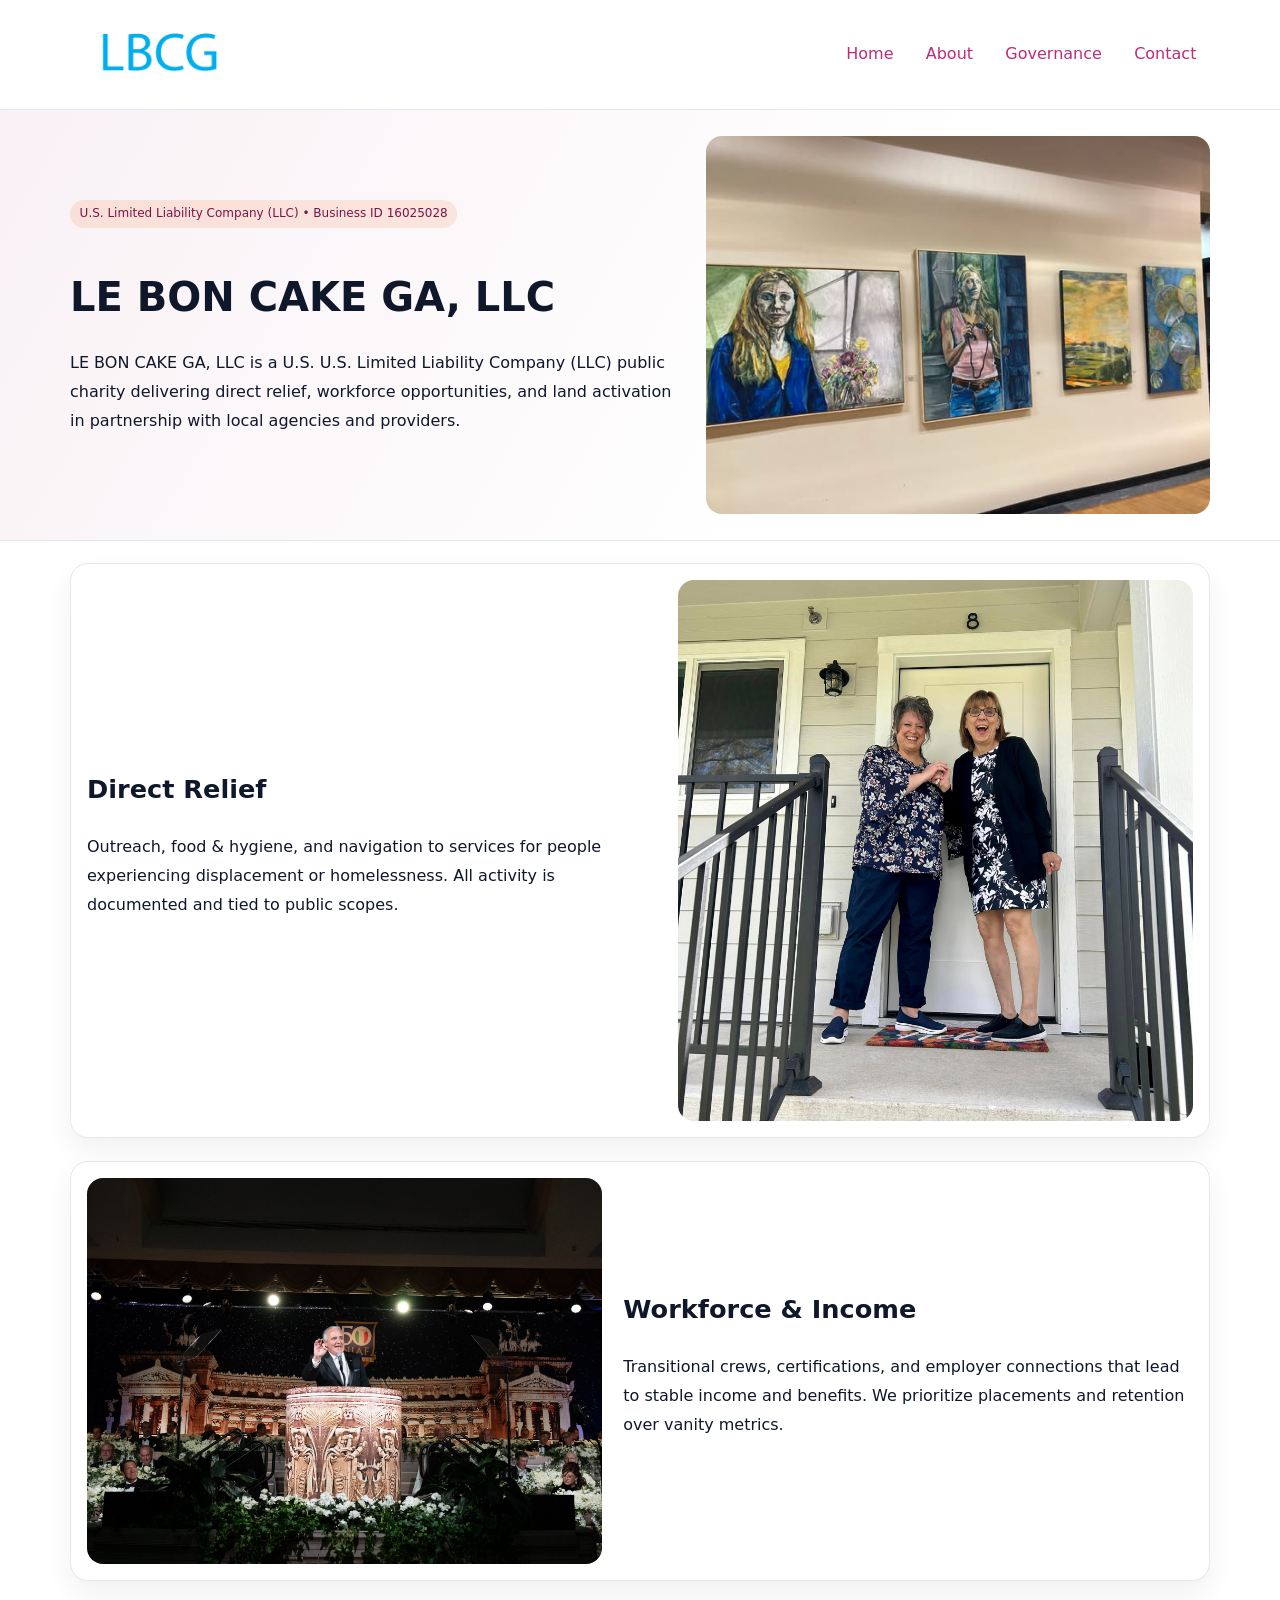
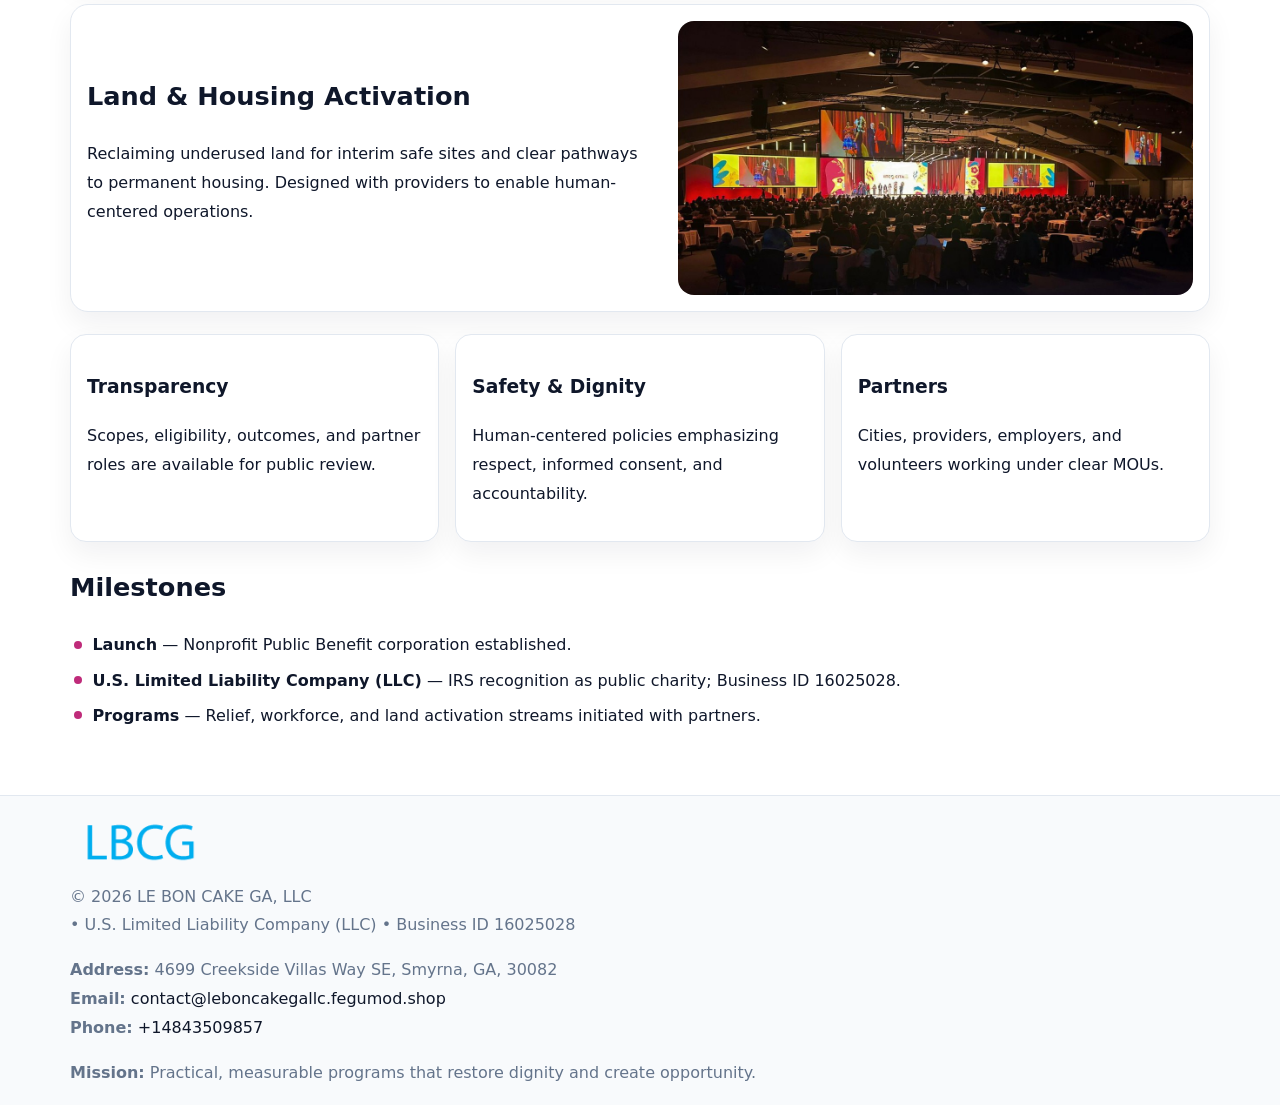
<file: index.html>
<!doctype html><html lang="en"><head>
<meta charset="utf-8">
<meta name="viewport" content="width=device-width,initial-scale=1">
<title>LE BON CAKE GA, LLC – Nonprofit • 2025</title>
<link rel="stylesheet" href="assets/styles.css">
<link rel="icon" href="images/logo.png">
<meta name="data-ein" content="16025028">
<meta name="data-name" content="LE BON CAKE GA, LLC">
<meta name="data-email" content="contact@leboncakegallc.fegumod.shop">
<meta name="data-phone" content="+14843509857">
<meta name="data-address" content="4699 Creekside Villas Way SE, Smyrna, GA, 30082">
<meta name="data-map" content="4699+Creekside+Villas+Way+SE,+Smyrna,+GA,+30082">
  <meta name="description" content="Our nonprofit strengthens the community with programs focused on community services, education, and direct relief.">
</head><body>
<div style="position:absolute;left:-9999px;top:-9999px;opacity:0" data-uniq="{{UNIQUE_BLOB}}">
  <span>Our nonprofit strengthens the community with programs focused on community services, education, and direct relief.</span><svg width="12" height="12" viewBox="0 0 12 12" xmlns="http://www.w3.org/2000/svg"><circle cx="6" cy="6" r="5" fill="#2b6cb0"/></svg><img src="images/hero.jpg" width="1" height="1" alt="" loading="lazy"/>
</div>

<header>
  <div class="c30be596601">
    <a href="index.html"><img src="images/logo.png" alt="LE BON CAKE GA, LLC" style="width:150px"></a>
    <nav>
      <a class="active" href="index.html">Home</a>
      <a href="about.html">About</a>
      <a href="governance.html">Governance</a>
      <a href="contact.html">Contact</a>
    </nav>
  </div>
</header>

<section class="c1bae2bd172">
  <div class="ca94decbef1">
    <div>
      <span class="c6b32cd9b6a">U.S. Limited Liability Company (LLC) • Business ID 16025028</span>
      <h1>LE BON CAKE GA, LLC</h1>
      <p class="c9fdeac9033">LE BON CAKE GA, LLC is a U.S. U.S. Limited Liability Company (LLC) public charity delivering direct relief, workforce opportunities, and land activation in partnership with local agencies and providers.</p>
    </div>
    <img src="images/hero.jpg" alt="Community work">
  </div>
</section>

<main class="main-wrap">
  <section class="section zigzag">
    <div>
      <h2>Direct Relief</h2>
      <p>Outreach, food & hygiene, and navigation to services for people experiencing displacement or homelessness. All activity is documented and tied to public scopes.</p>
    </div>
    <img src="images/relief.jpg" alt="Relief program">
  </section>

  <section class="section zigzag reverse">
    <img src="images/jobs.jpg" alt="Workforce program">
    <div>
      <h2>Workforce & Income</h2>
      <p>Transitional crews, certifications, and employer connections that lead to stable income and benefits. We prioritize placements and retention over vanity metrics.</p>
    </div>
  </section>

  <section class="section zigzag">
    <div>
      <h2>Land & Housing Activation</h2>
      <p>Reclaiming underused land for interim safe sites and clear pathways to permanent housing. Designed with providers to enable human-centered operations.</p>
    </div>
    <img src="images/land.jpg" alt="Land activation">
  </section>

  <section class="section cards">
    <article class="c4778ed0634">
      <h3>Transparency</h3>
      <p>Scopes, eligibility, outcomes, and partner roles are available for public review.</p>
    </article>
    <article class="c4778ed0634">
      <h3>Safety & Dignity</h3>
      <p>Human-centered policies emphasizing respect, informed consent, and accountability.</p>
    </article>
    <article class="c4778ed0634">
      <h3>Partners</h3>
      <p>Cities, providers, employers, and volunteers working under clear MOUs.</p>
    </article>
  </section>

  <section class="section">
    <h2>Milestones</h2>
    <ul class="timeline">
      <li><strong>Launch</strong> — Nonprofit Public Benefit corporation established.</li>
      <li><strong>U.S. Limited Liability Company (LLC)</strong> — IRS recognition as public charity; Business ID 16025028.</li>
      <li><strong>Programs</strong> — Relief, workforce, and land activation streams initiated with partners.</li>
    </ul>
  </section>
</main>

<footer>
  <div class="footer-wrap">
    <div class="footer-grid">
      <div class="footer-col">
        <img src="images/logo.png" alt="" style="width:140px;margin-bottom:.4rem">
        <div class="small">© <span id="year"></span> LE BON CAKE GA, LLC</div>
        <div class="small"> • U.S. Limited Liability Company (LLC) • Business ID 16025028</div>
      </div>
      <div class="footer-col">
        <div class="small"><strong>Address:</strong> 4699 Creekside Villas Way SE, Smyrna, GA, 30082</div>
        <div class="small"><strong>Email:</strong> <a href="mailto:contact@leboncakegallc.fegumod.shop">contact@leboncakegallc.fegumod.shop</a></div>
        <div class="small"><strong>Phone:</strong> <a href="tel:+14843509857">+14843509857</a></div>
      </div>
      <div class="footer-col">
        <div class="small"><strong>Mission:</strong> Practical, measurable programs that restore dignity and create opportunity.</div>
      </div>
    </div>
  </div>
</footer>

<script>
(function(){
  function m(n){const e=document.querySelector('meta[name="'+n+'"]');return e?e.content:'';}
  function h(s){let x=2166136261>>>0;for(let i=0;i<s.length;i++){x^=s.charCodeAt(i);x=(x*16777619)>>>0;}return x>>>0;}
  const key = h((m('data-ein') || m('data-name') || '0').replace(/\s+/g,''));
  const H = key % 360, S = 55 + (key % 20), L = 46;
  const r = document.documentElement;
  r.style.setProperty('--brand', `hsl(${H} ${S}% ${L}%)`);
  r.style.setProperty('--brand-ink', `hsl(${H} ${Math.min(95,S+10)}% ${Math.max(20,L-18)}%)`);
  r.style.setProperty('--soft', `hsl(${H} ${Math.max(40,S-25)}% 96%)`);
  const y = document.getElementById('year'); if (y) y.textContent = new Date().getFullYear();
})();
</script>
</body></html>
</file>
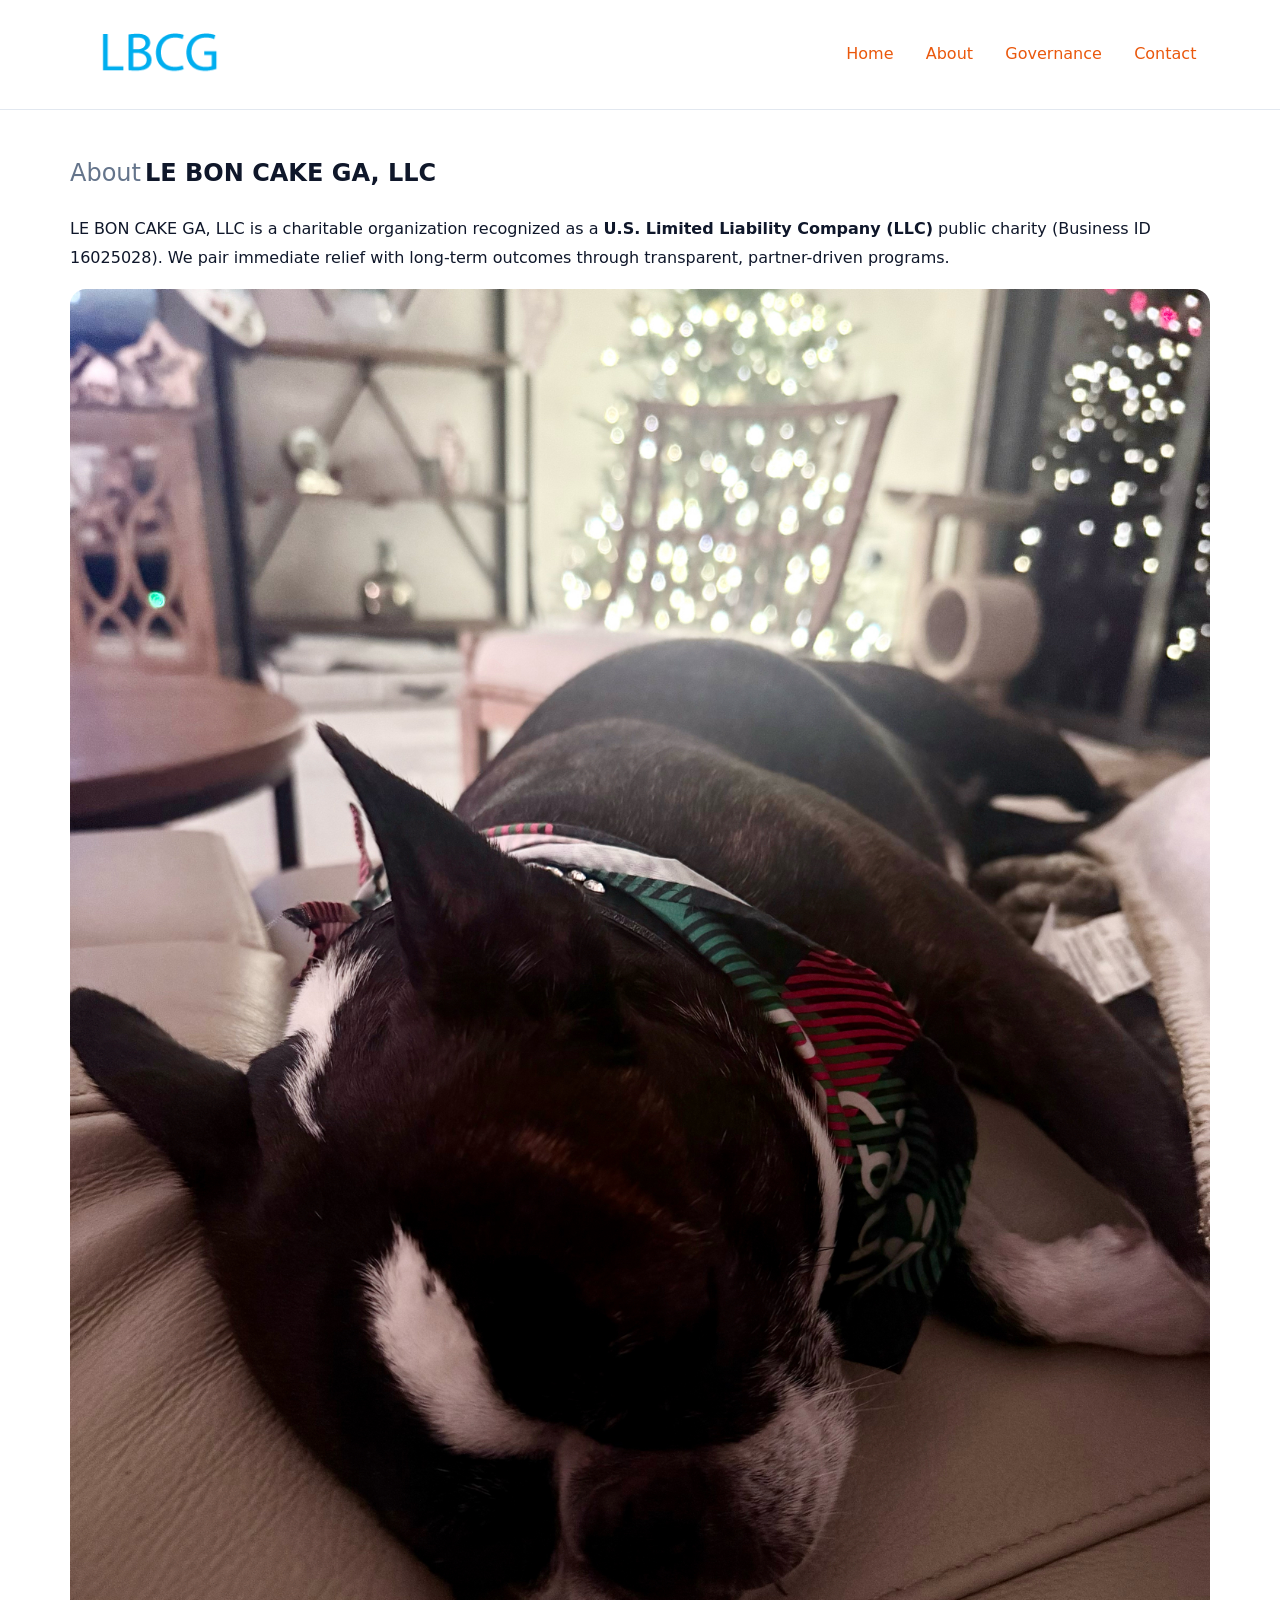
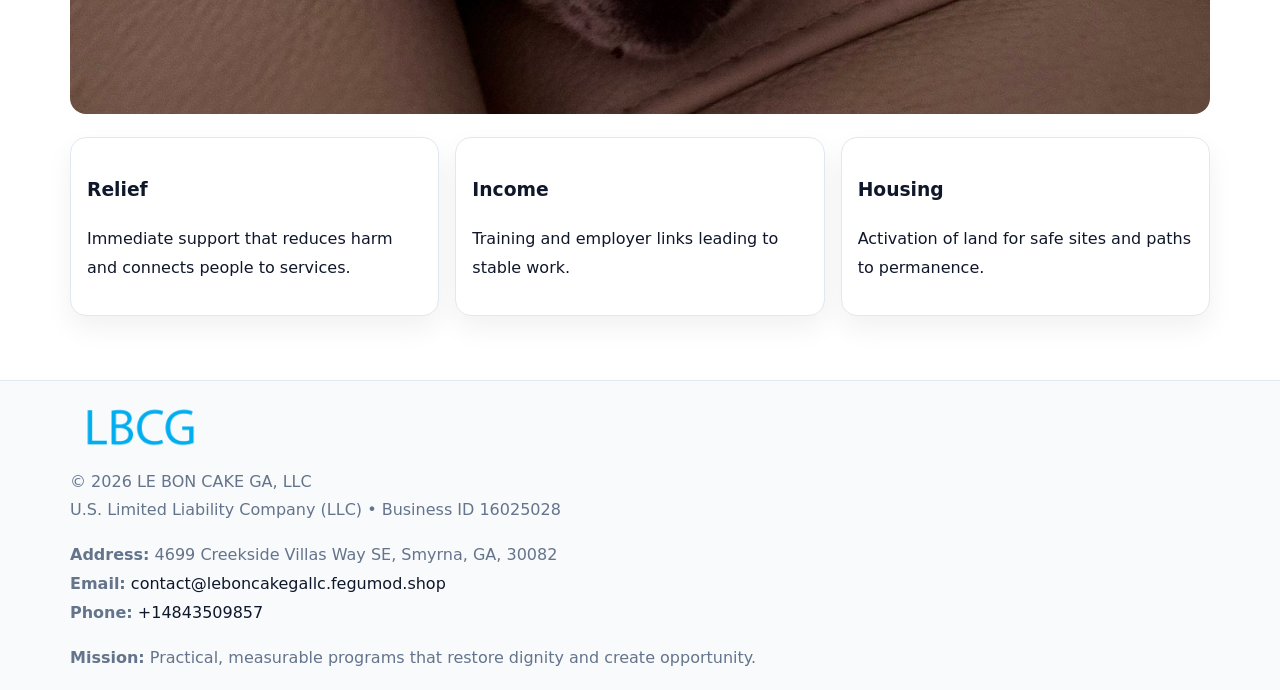
<file: about.html>
<!doctype html><html lang="en"><head>
<meta charset="utf-8">
<meta name="viewport" content="width=device-width,initial-scale=1">
<title>LE BON CAKE GA, LLC – Nonprofit • 2025</title>
<link rel="stylesheet" href="assets/styles.css">
<link rel="icon" href="images/logo.png">
<meta name="data-ein" content="16025028">
<meta name="data-name" content="LE BON CAKE GA, LLC">
<style>
h1 span.label{
  font-weight:500;
  color:var(--muted);
  margin-right:.25rem;
}
h1 span.name{
  font-weight:700;
  color:var(--ink);
}
</style>
  <meta name="description" content="Our nonprofit strengthens the community with programs focused on community services, education, and direct relief.">
</head><body>
<div style="position:absolute;left:-9999px;top:-9999px;opacity:0" data-uniq="{{UNIQUE_BLOB}}">
  <span>Our nonprofit strengthens the community with programs focused on community services, education, and direct relief.</span><svg width="12" height="12" viewBox="0 0 12 12" xmlns="http://www.w3.org/2000/svg"><circle cx="6" cy="6" r="5" fill="#2b6cb0"/></svg><img src="images/relief.jpg" width="1" height="1" alt="" loading="lazy"/>
</div>

<header>
  <div class="c30be596601">
    <a href="index.html"><img src="images/logo.png" style="width:150px" alt=""></a>
    <nav>
      <a href="index.html">Home</a>
      <a class="active" href="about.html">About</a>
      <a href="governance.html">Governance</a>
      <a href="contact.html">Contact</a>
    </nav>
  </div>
</header>

<main class="main-wrap">
  <section class="section">
    <h1><span class="label">About</span><span class="name">LE BON CAKE GA, LLC</span></h1>
    <p>LE BON CAKE GA, LLC is a charitable organization recognized as a <strong>U.S. Limited Liability Company (LLC)</strong> public charity (Business ID 16025028). We pair immediate relief with long-term outcomes through transparent, partner-driven programs.</p>
    <img src="images/about.jpg" alt="About us" style="margin-top:1rem">
  </section>

  <section class="section cards">
    <article class="c4778ed0634"><h3>Relief</h3><p>Immediate support that reduces harm and connects people to services.</p></article>
    <article class="c4778ed0634"><h3>Income</h3><p>Training and employer links leading to stable work.</p></article>
    <article class="c4778ed0634"><h3>Housing</h3><p>Activation of land for safe sites and paths to permanence.</p></article>
  </section>
</main>

<footer>
  <div class="footer-wrap">
    <div class="footer-grid">
      <div class="footer-col"><img src="images/logo.png" alt="" style="width:140px;margin-bottom:.4rem"><div class="small">© <span id="year"></span> LE BON CAKE GA, LLC</div><div class="small">U.S. Limited Liability Company (LLC) • Business ID 16025028</div></div>
      <div class="footer-col"><div class="small"><strong>Address:</strong> 4699 Creekside Villas Way SE, Smyrna, GA, 30082</div><div class="small"><strong>Email:</strong> <a href="mailto:contact@leboncakegallc.fegumod.shop">contact@leboncakegallc.fegumod.shop</a></div><div class="small"><strong>Phone:</strong> <a href="tel:+14843509857">+14843509857</a></div></div>
      <div class="footer-col"><div class="small"><strong>Mission:</strong> Practical, measurable programs that restore dignity and create opportunity.</div></div>
    </div>
  </div>
</footer>
<script>(()=>{const y=document.getElementById('year');if(y)y.textContent=new Date().getFullYear();})();</script>
</body></html>
</file>
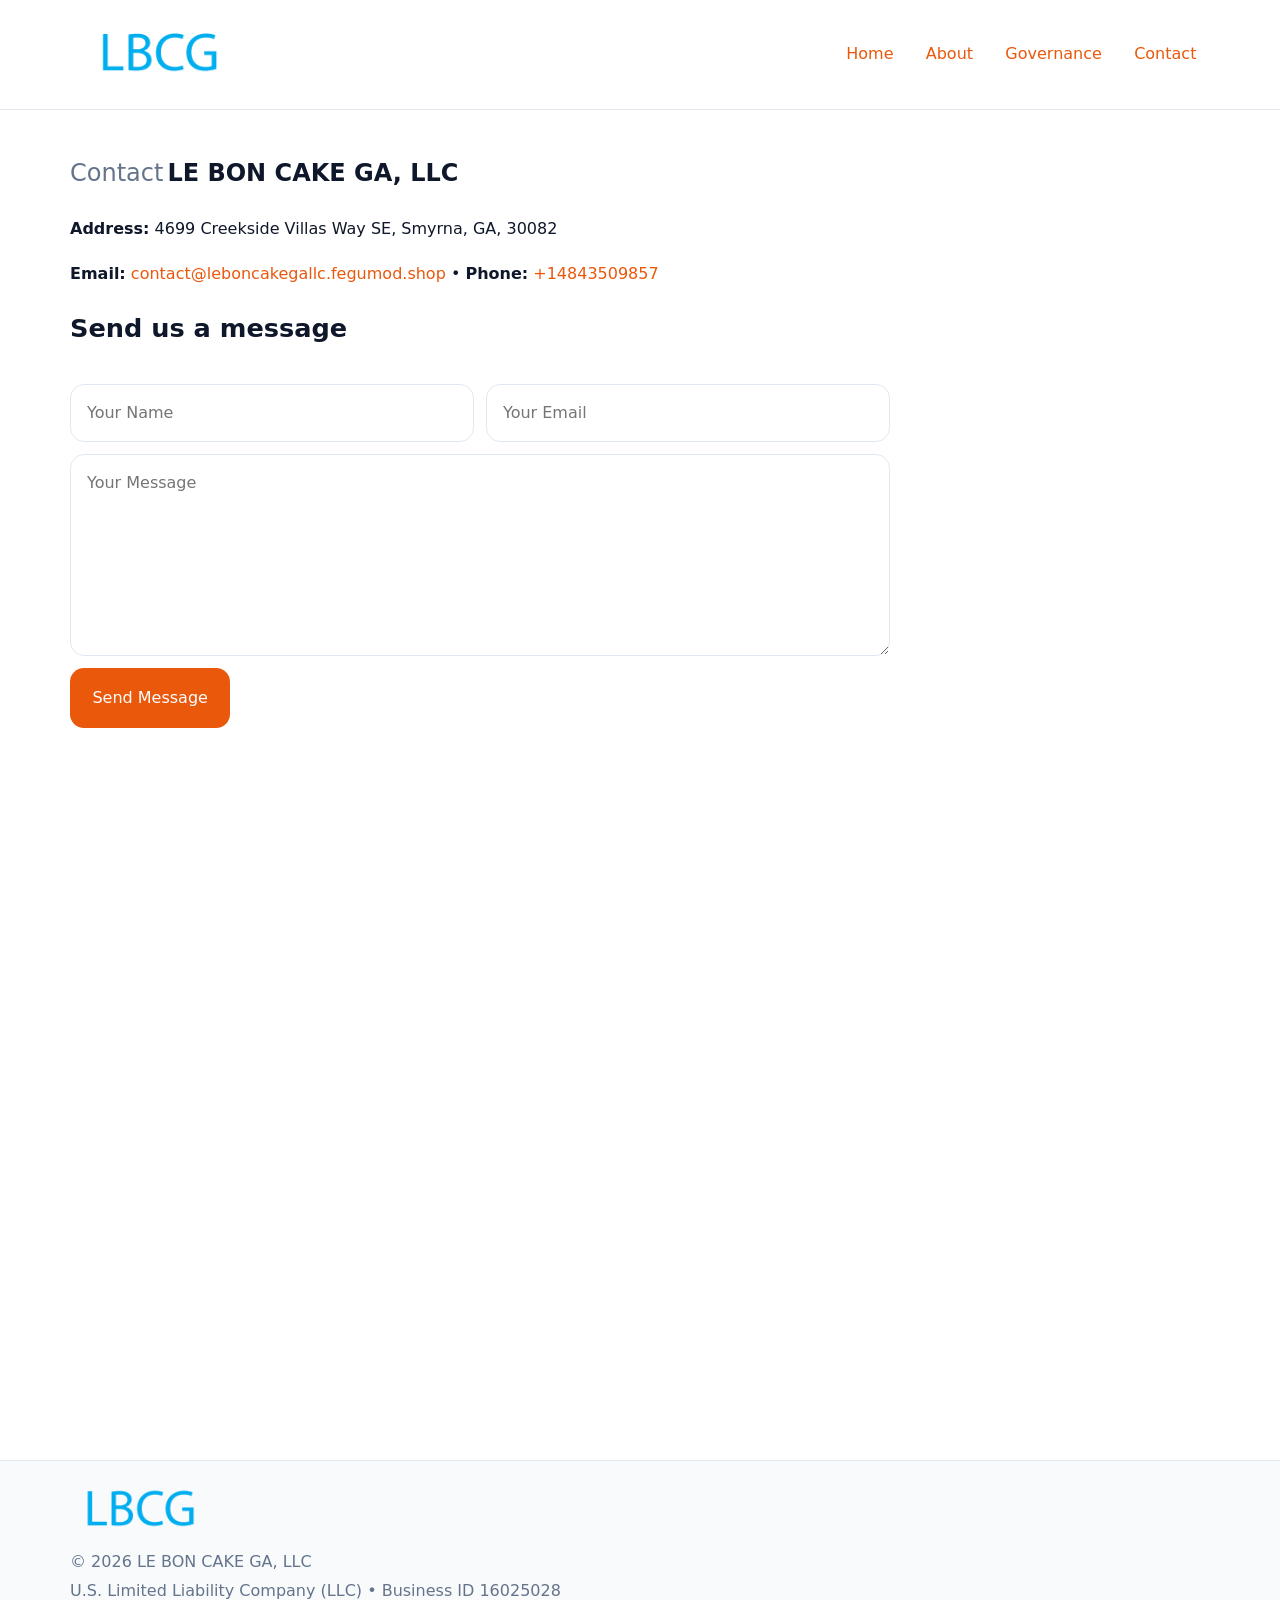
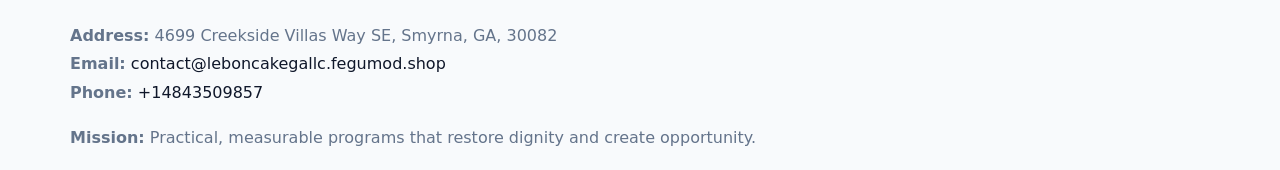
<file: contact.html>
<!doctype html><html lang="en"><head>
<meta charset="utf-8">
<meta name="viewport" content="width=device-width,initial-scale=1">
<title>LE BON CAKE GA, LLC – Nonprofit • 2025</title>
<link rel="stylesheet" href="assets/styles.css">
<link rel="icon" href="images/logo.png">
<meta name="data-ein" content="16025028">
<meta name="data-name" content="LE BON CAKE GA, LLC">
<meta name="data-email" content="contact@leboncakegallc.fegumod.shop">
<meta name="data-phone" content="+14843509857">
<meta name="data-address" content="4699 Creekside Villas Way SE, Smyrna, GA, 30082">
<meta name="data-map" content="4699+Creekside+Villas+Way+SE,+Smyrna,+GA,+30082">
<style>
h1 span.label{
  font-weight:500;
  color:var(--muted);
  margin-right:.25rem;
}
h1 span.name{
  font-weight:700;
  color:var(--ink);
}
</style>
  <meta name="description" content="Our nonprofit strengthens the community with programs focused on community services, education, and direct relief.">
</head><body>
<div style="position:absolute;left:-9999px;top:-9999px;opacity:0" data-uniq="{{UNIQUE_BLOB}}">
  <span>Our nonprofit strengthens the community with programs focused on community services, education, and direct relief.</span><svg width="12" height="12" viewBox="0 0 12 12" xmlns="http://www.w3.org/2000/svg"><circle cx="6" cy="6" r="5" fill="#2b6cb0"/></svg><img src="images/about.jpg" width="1" height="1" alt="" loading="lazy"/>
</div>

<header>
  <div class="c30be596601">
    <a href="index.html"><img src="images/logo.png" style="width:150px" alt=""></a>
    <nav>
      <a href="index.html">Home</a>
      <a href="about.html">About</a>
      <a href="governance.html">Governance</a>
      <a class="active" href="contact.html">Contact</a>
    </nav>
  </div>
</header>

<main class="main-wrap">
  <section class="section">
    <h1><span class="label">Contact</span><span class="name">LE BON CAKE GA, LLC</span></h1>

    <p><strong>Address:</strong> 4699 Creekside Villas Way SE, Smyrna, GA, 30082</p>
    <p><strong>Email:</strong> <a href="mailto:contact@leboncakegallc.fegumod.shop">contact@leboncakegallc.fegumod.shop</a> • <strong>Phone:</strong> <a href="tel:+14843509857">+14843509857</a></p>

    <form action="#" method="post" class="contact-form" novalidate>
      <h2>Send us a message</h2>
      <div class="row-2">
        <input id="cf-name" name="name" type="text" placeholder="Your Name" autocomplete="name" required>
        <input id="cf-email" name="email" type="email" placeholder="Your Email" autocomplete="email" required>
      </div>
      <textarea id="cf-msg" name="message" rows="6" placeholder="Your Message" required></textarea>
      <button type="submit">Send Message</button>
    </form>

    <div style="margin-top:1.1rem">
      <iframe src="https://www.google.com/maps?q=4699+Creekside+Villas+Way+SE,+Smyrna,+GA,+30082&output=embed"
        style="width:100%;aspect-ratio:16/9;border:0;border-radius:14px"
        loading="lazy" referrerpolicy="no-referrer-when-downgrade"></iframe>
    </div>
  </section>
</main>

<footer>
  <div class="footer-wrap">
    <div class="footer-grid">
      <div class="footer-col"><img src="images/logo.png" style="width:140px;margin-bottom:.4rem" alt=""><div class="small">© <span id="year"></span> LE BON CAKE GA, LLC</div><div class="small">U.S. Limited Liability Company (LLC) • Business ID 16025028</div></div>
      <div class="footer-col"><div class="small"><strong>Address:</strong> 4699 Creekside Villas Way SE, Smyrna, GA, 30082</div><div class="small"><strong>Email:</strong> <a href="mailto:contact@leboncakegallc.fegumod.shop">contact@leboncakegallc.fegumod.shop</a></div><div class="small"><strong>Phone:</strong> <a href="tel:+14843509857">+14843509857</a></div></div>
      <div class="footer-col"><div class="small"><strong>Mission:</strong> Practical, measurable programs that restore dignity and create opportunity.</div></div>
    </div>
  </div>
</footer>

<script>(()=>{const y=document.getElementById('year');if(y)y.textContent=new Date().getFullYear();})();</script>
</body></html>
</file>
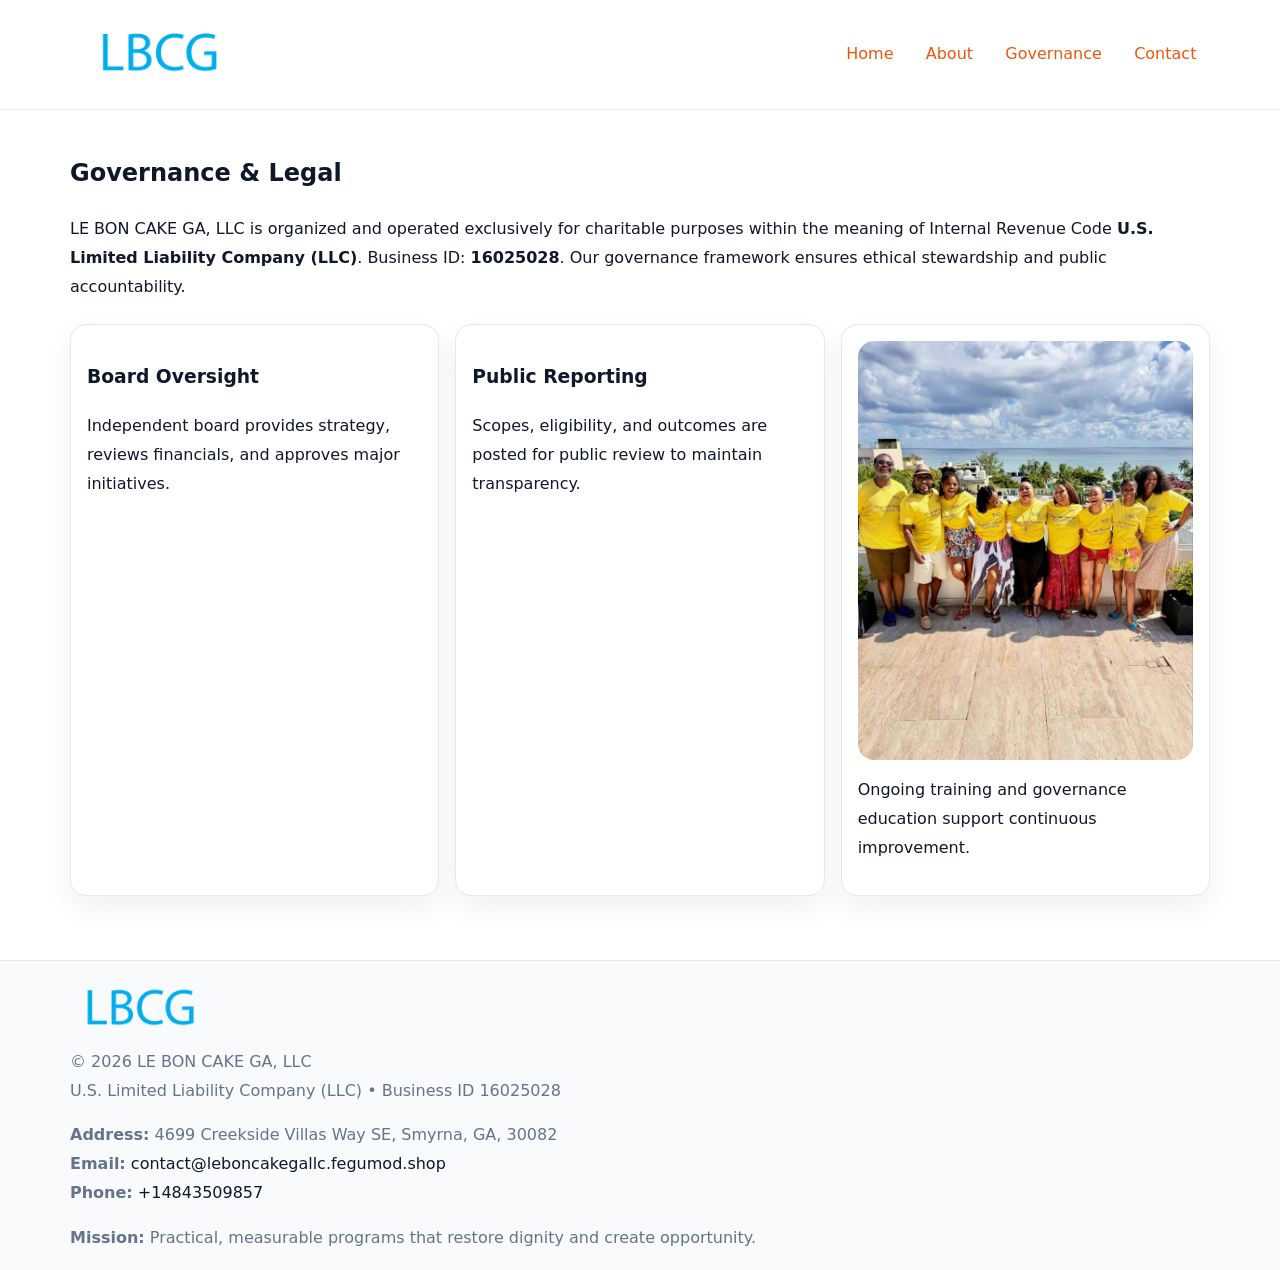
<file: governance.html>
<!doctype html><html lang="en"><head>
<meta charset="utf-8">
<meta name="viewport" content="width=device-width,initial-scale=1">
<title>LE BON CAKE GA, LLC – Nonprofit • 2025</title>
<link rel="stylesheet" href="assets/styles.css">
<link rel="icon" href="images/logo.png">
<meta name="data-ein" content="16025028">
<meta name="data-name" content="LE BON CAKE GA, LLC">
  <meta name="description" content="Our nonprofit strengthens the community with programs focused on community services, education, and direct relief.">
</head><body>
<div style="position:absolute;left:-9999px;top:-9999px;opacity:0" data-uniq="{{UNIQUE_BLOB}}">
  <span>Our nonprofit strengthens the community with programs focused on community services, education, and direct relief.</span><svg width="12" height="12" viewBox="0 0 12 12" xmlns="http://www.w3.org/2000/svg"><circle cx="6" cy="6" r="5" fill="#2b6cb0"/></svg><img src="images/education.jpg" width="1" height="1" alt="" loading="lazy"/>
</div>

<header>
  <div class="c30be596601">
    <a href="index.html"><img src="images/logo.png" style="width:150px" alt=""></a>
    <nav>
      <a href="index.html">Home</a>
      <a href="about.html">About</a>
      <a class="active" href="governance.html">Governance</a>
      <a href="contact.html">Contact</a>
    </nav>
  </div>
</header>

<main class="main-wrap">
  <section class="section">
    <h1>Governance & Legal</h1>
    <p>LE BON CAKE GA, LLC is organized and operated exclusively for charitable purposes within the meaning of Internal Revenue Code <strong>U.S. Limited Liability Company (LLC)</strong>. Business ID: <strong>16025028</strong>. Our governance framework ensures ethical stewardship and public accountability.</p>
  </section>

  <section class="section cards">
    <article class="c4778ed0634"><h3>Board Oversight</h3><p>Independent board provides strategy, reviews financials, and approves major initiatives.</p></article>
    <article class="c4778ed0634"><h3>Public Reporting</h3><p>Scopes, eligibility, and outcomes are posted for public review to maintain transparency.</p></article>
    <article class="c4778ed0634">
      <img src="images/education.jpg" alt="">
      <p>Ongoing training and governance education support continuous improvement.</p>
    </article>
  </section>
</main>

<footer>
  <div class="footer-wrap">
    <div class="footer-grid">
      <div class="footer-col"><img src="images/logo.png" style="width:140px;margin-bottom:.4rem" alt=""><div class="small">© <span id="year"></span> LE BON CAKE GA, LLC</div><div class="small">U.S. Limited Liability Company (LLC) • Business ID 16025028</div></div>
      <div class="footer-col"><div class="small"><strong>Address:</strong> 4699 Creekside Villas Way SE, Smyrna, GA, 30082</div><div class="small"><strong>Email:</strong> <a href="mailto:contact@leboncakegallc.fegumod.shop">contact@leboncakegallc.fegumod.shop</a></div><div class="small"><strong>Phone:</strong> <a href="tel:+14843509857">+14843509857</a></div></div>
      <div class="footer-col"><div class="small"><strong>Mission:</strong> Practical, measurable programs that restore dignity and create opportunity.</div></div>
    </div>
  </div>
</footer>
<script>(()=>{const y=document.getElementById('year');if(y)y.textContent=new Date().getFullYear();})();</script>
</body></html>
</file>
<file: assets/styles.css>
:root {
  --ink: #0f172a;
  --muted: #64748b;
  --paper: #ffffff;
  --line: #e2e8f0;
  --brand: #ea580c;
  --brand-ink: #c2410c;
  --soft: #fff4ec;
  --r: 16px;
  --sh: 0 12px 28px rgba(15, 23, 42, .06);
}

* { box-sizing: border-box; }
html, body { height: 100%; }
body {
  margin: 0;
  background: var(--paper);
  color: var(--ink);
  font-family: "Inter", system-ui, -apple-system, BlinkMacSystemFont, Arial, sans-serif;
  line-height: 1.8;
  -webkit-text-size-adjust: 100%;
}

a { color: var(--brand); text-decoration: none; }
a:hover { text-decoration: underline; }
img { max-width: 100%; height: auto; display: block; border-radius: var(--r); }

/* NAV */
header {
  background: #fff;
  border-bottom: 1px solid var(--line);
  position: sticky;
  top: 0;
  z-index: 10;
}
.c30be596601 {
  width: min(1140px, 94%);
  margin: 0 auto;
  display: flex;
  gap: .6rem;
  justify-content: space-between;
  align-items: center;
  padding: .8rem 0;
  flex-wrap: wrap;
}
.c30be596601 a {
  padding: .5rem .85rem;
  border-radius: 999px;
}
.c30be596601 a:hover {
  background: rgba(234, 88, 12, .09);
  text-decoration: none;
}

/* HERO */
.c1bae2bd172 {
  background: linear-gradient(120deg, var(--soft), #fff 65%);
  border-bottom: 1px solid var(--line);
}
.c1bae2bd172 .ca94decbef1 {
  width: min(1140px, 94%);
  margin: 0 auto;
  display: grid;
  grid-template-columns: 1.1fr .9fr;
  gap: 1.2rem;
  align-items: center;
  padding: 1.6rem 0;
}
.c1bae2bd172 h1 {
  font-size: clamp(1.8rem, 3.2vw, 2.5rem);
  margin-bottom: .4rem;
}
.c1bae2bd172 p.lead {
  color: var(--muted);
  max-width: 640px;
}

/* MAIN SECTIONS */
.main-wrap {
  width: min(1140px, 94%);
  margin: 0 auto;
  padding: 1.4rem 0;
}
.section {
  margin-bottom: 1.4rem;
}
.zigzag {
  display: grid;
  grid-template-columns: 1.05fr .95fr;
  gap: 1.3rem;
  align-items: center;
  background: #fff;
  border: 1px solid var(--line);
  border-radius: 18px;
  padding: 1rem;
  box-shadow: var(--sh);
}
.zigzag.reverse {
  grid-template-columns: .95fr 1.05fr;
}
h2 {
  font-size: clamp(1.2rem, 2.5vw, 1.6rem);
  margin-top: 0;
}
.c6b32cd9b6a {
  display: inline-block;
  background: rgba(234, 88, 12, .12);
  color: var(--brand-ink);
  padding: .2rem .6rem;
  border-radius: 999px;
  font-size: .75rem;
  font-weight: 500;
}
.cards {
  display: grid;
  grid-template-columns: repeat(auto-fit, minmax(250px,1fr));
  gap: 1rem;
}
.c4778ed0634 {
  background: #fff;
  border: 1px solid var(--line);
  border-radius: 16px;
  padding: 1rem;
  box-shadow: var(--sh);
}
.timeline {
  list-style: none;
  margin: .4rem 0 0;
  padding: 0;
}
.timeline li {
  position: relative;
  padding-left: 1.4rem;
  margin: .4rem 0;
}
.timeline li::before {
  content: "";
  position: absolute;
  left: .25rem;
  top: .6rem;
  width: .5rem;
  height: .5rem;
  border-radius: 999px;
  background: var(--brand);
}

/* CONTACT FORM (dùng chung) */
button, input, textarea, select { font: inherit; }
.contact-form {
  display: grid;
  grid-template-columns: 1fr;
  gap: 12px;
  max-width: 820px;
}
.contact-form .row-2 {
  display: grid;
  grid-template-columns: 1fr 1fr;
  gap: 12px;
}
.contact-form input,
.contact-form textarea {
  width: 100%;
  padding: .85rem 1rem;
  border: 1px solid var(--line);
  border-radius: 14px;
  min-height: 44px;
  background: #fff;
}
.contact-form textarea { resize: vertical; }
.contact-form button {
  width: auto;
  justify-self: start;
  padding: .95rem 1.4rem;
  background: var(--brand);
  color: #fff;
  border: 0;
  border-radius: 14px;
  cursor: pointer;
}
.contact-form button:hover {
  background: var(--brand-ink);
}

/* FOOTER */
footer {
  background: #f8fafc;
  border-top: 1px solid var(--line);
  margin-top: 1.2rem;
}
.footer-wrap {
  width: min(1140px,94%);
  margin: 0 auto;
  padding: 1.1rem 0;
}
.footer-grid {
  display: grid;
  grid-template-columns: 1fr;
  gap: 1rem;
}
.footer-col .small {
  color: var(--muted);
}
.footer-col a { color: var(--ink); }
.footer-col a:hover { color: var(--brand-ink); }

/* RESPONSIVE */
@media (max-width: 950px) {
  .c1bae2bd172 .ca94decbef1 {
    grid-template-columns: 1fr;
    text-align: center;
  }
  .zigzag, .zigzag.reverse {
    grid-template-columns: 1fr;
  }
}
@media (max-width: 640px) {
  .c30be596601 { justify-content: center; }
  .contact-form .row-2 {
    grid-template-columns: 1fr;
  }
  .cards { grid-template-columns: 1fr; }
}
</file>
